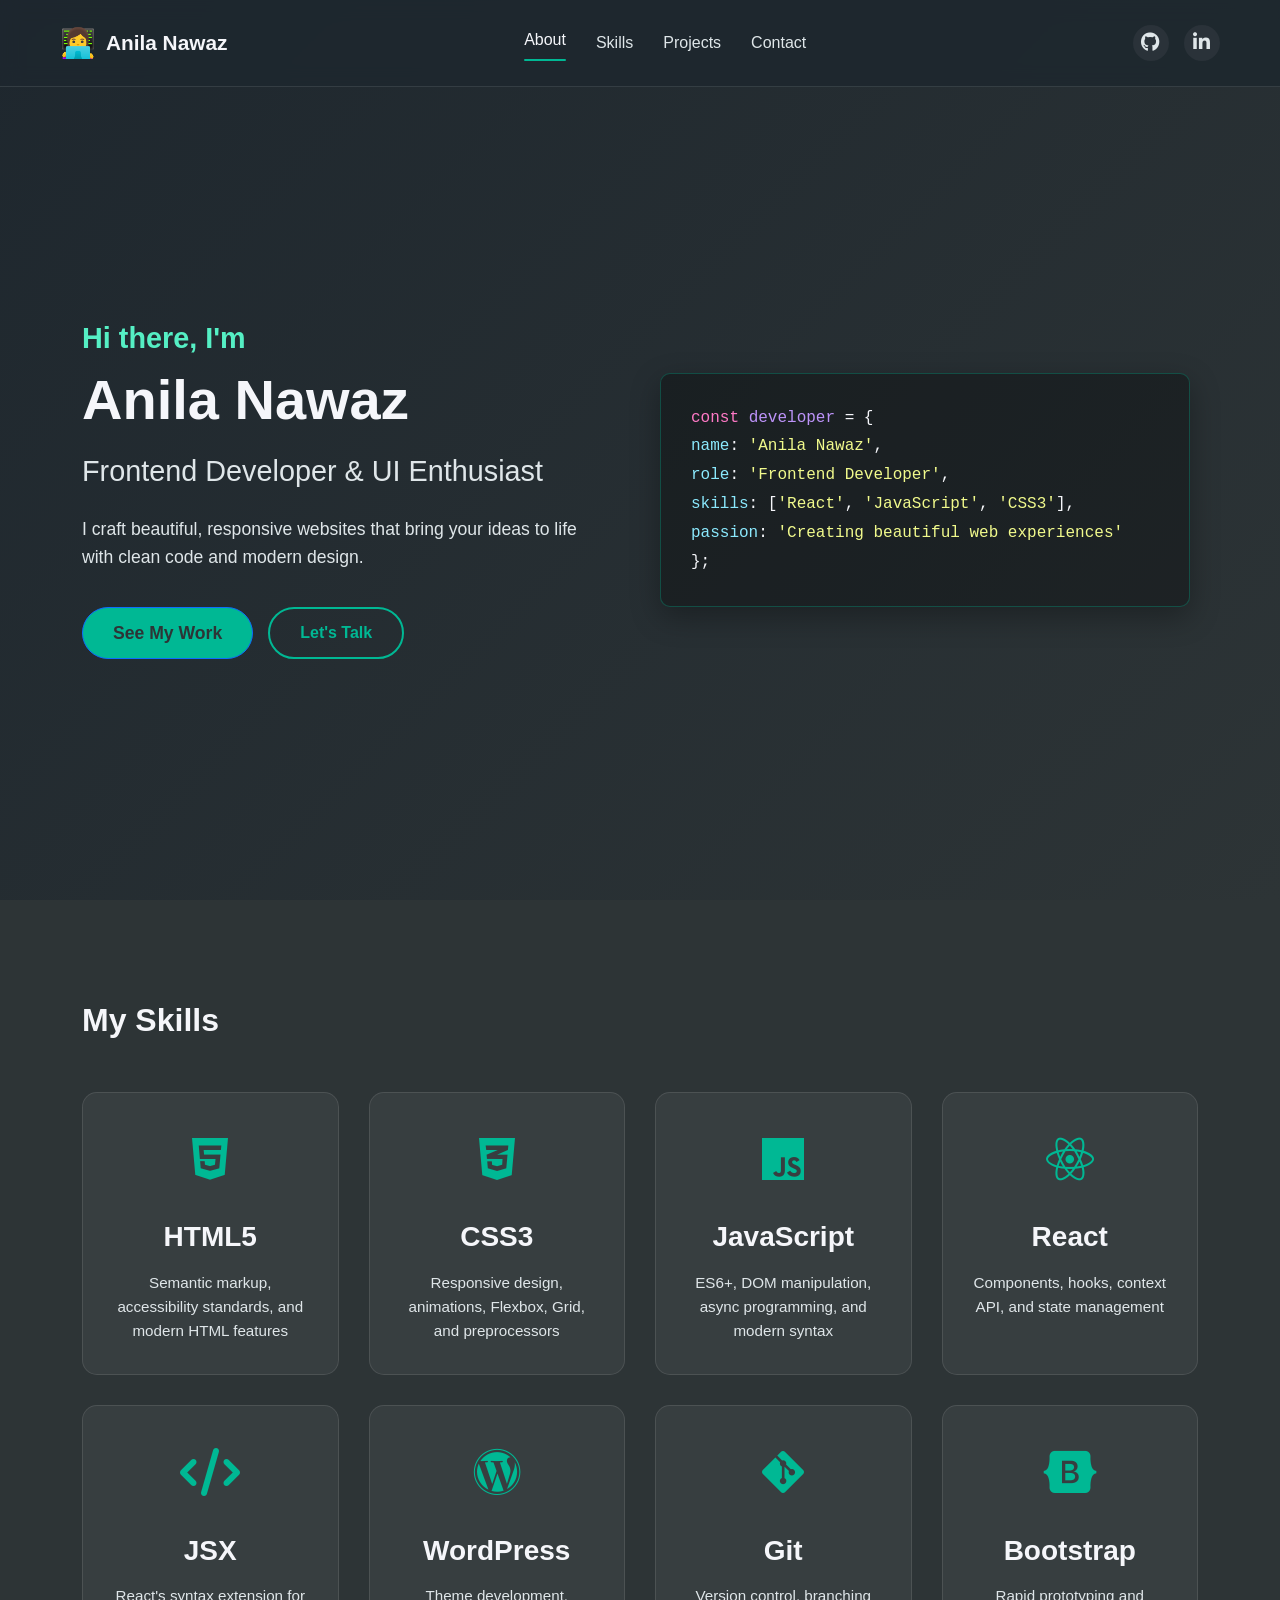
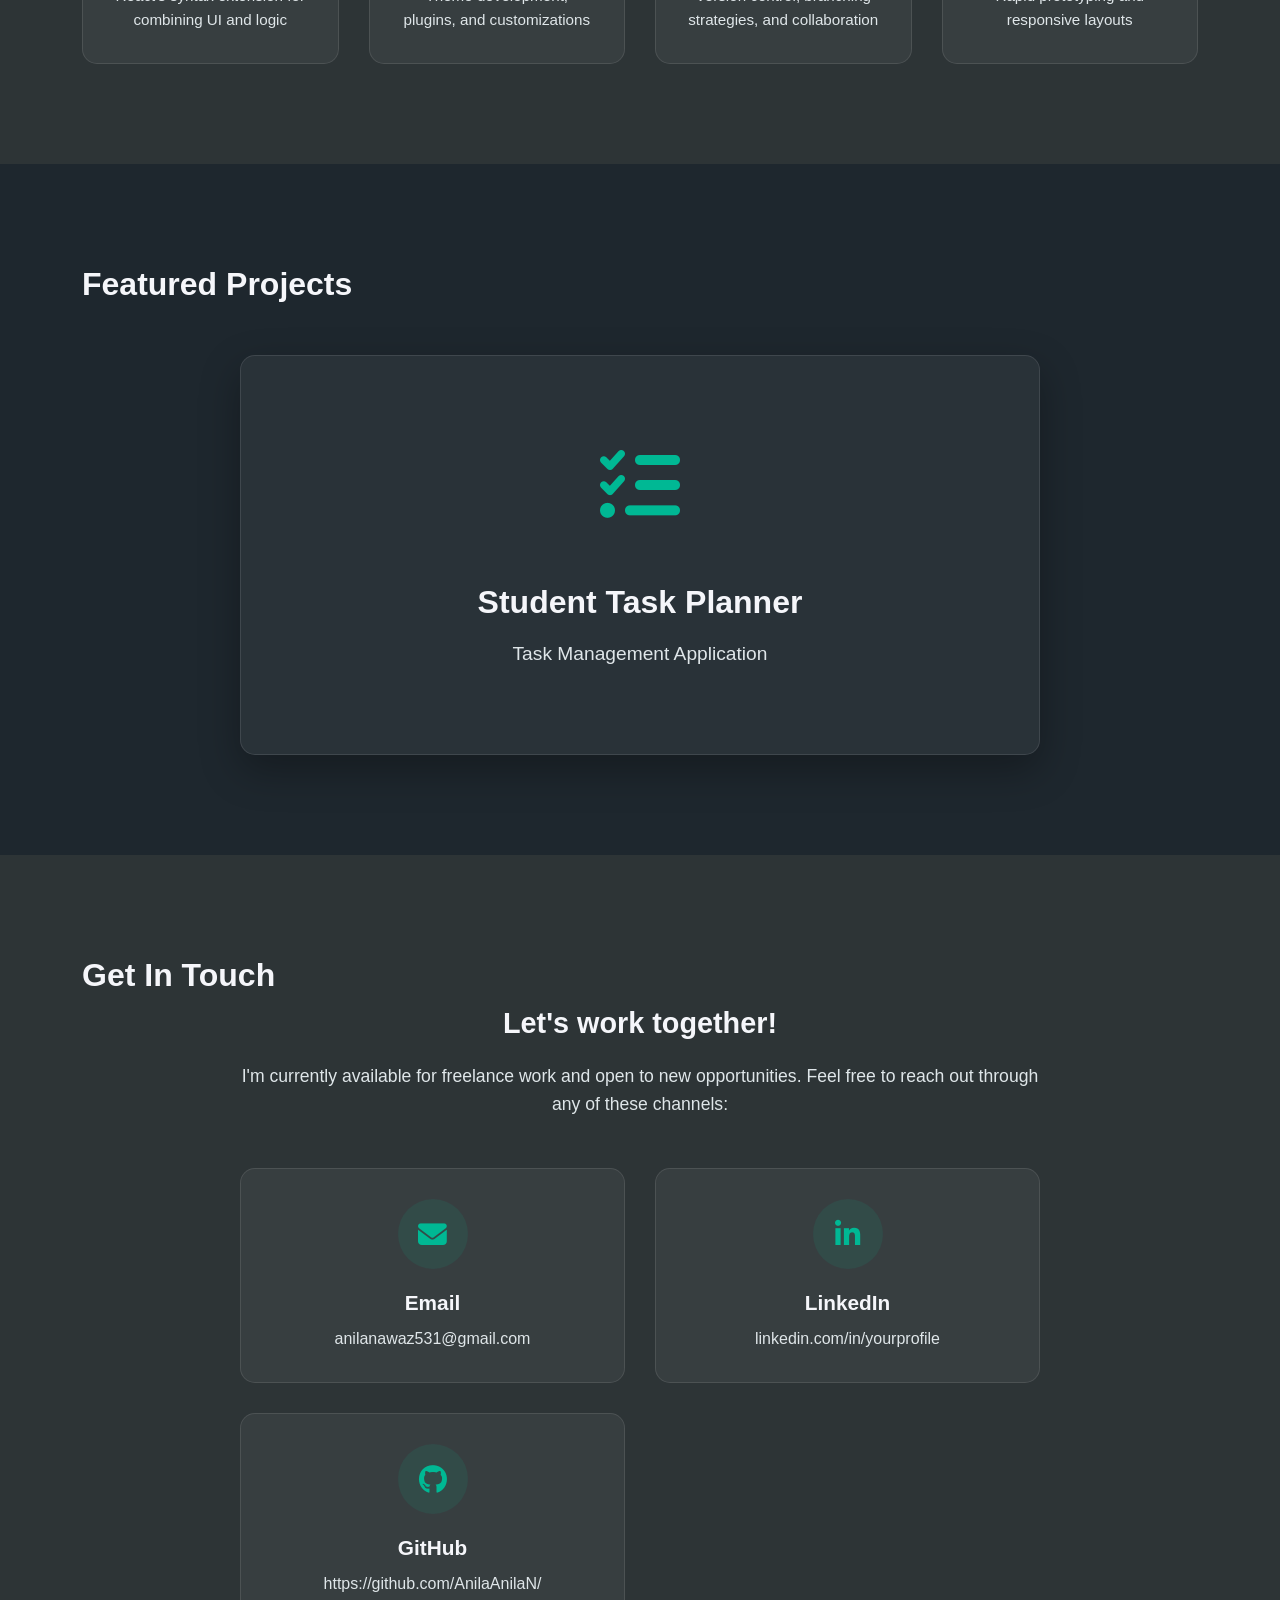
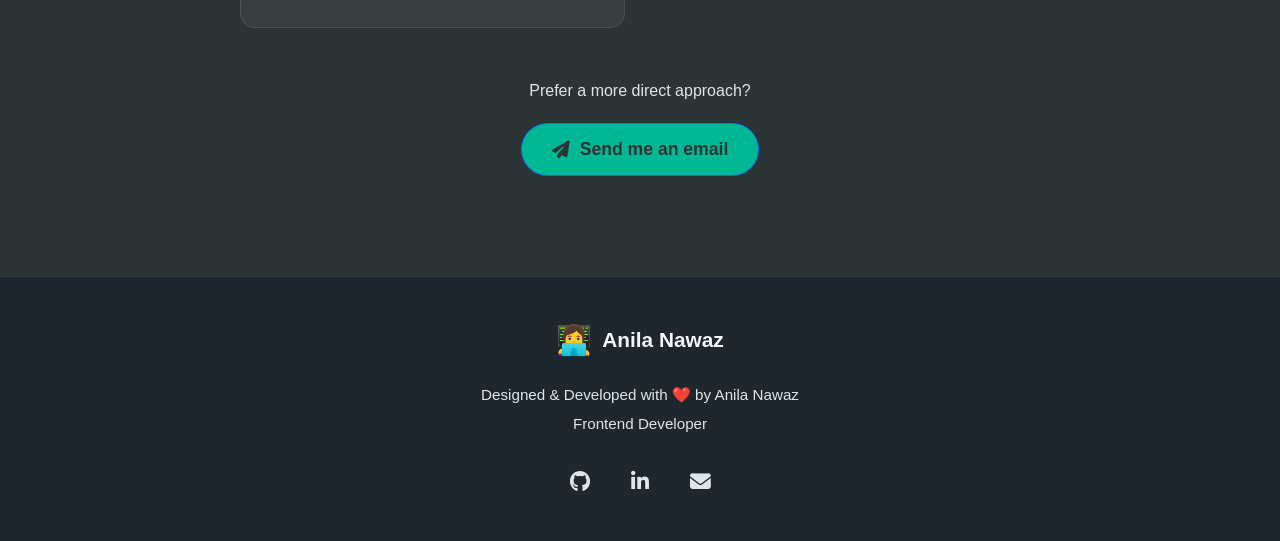
<file: index.html>
<!DOCTYPE html>
<html lang="en">
<head>
    <meta charset="UTF-8">
    <meta name="viewport" content="width=device-width, initial-scale=1.0">
    <title>Anila Nawaz | Frontend Developer</title>
    <!-- Favicon -->
    <link rel="icon" href="data:image/svg+xml,<svg xmlns='http://www.w3.org/2000/svg' viewBox='0 0 100 100'><text y='.9em' font-size='90'>👩‍💻</text></svg>">
    <!-- Bootstrap CSS -->
    <link href="https://cdn.jsdelivr.net/npm/bootstrap@5.3.0-alpha1/dist/css/bootstrap.min.css" rel="stylesheet">
    <!-- Font Awesome -->
    <link rel="stylesheet" href="https://cdnjs.cloudflare.com/ajax/libs/font-awesome/6.4.0/css/all.min.css">
    <!-- Custom CSS -->
    <link rel="stylesheet" href="styles.css">
</head>
<body>
    <!-- Navigation -->
    <!-- Modern Animated Navigation -->
<nav class="glass-navbar">
    <div class="nav-container">
        <!-- Logo/Brand -->
        <div class="nav-brand">
            <span class="nav-logo">👩‍💻</span>
            <span class="nav-name">Anila Nawaz</span>
        </div>
        
        <!-- Navigation Links -->
        <div class="nav-links">
            <a href="#hero" class="nav-link active">
                <span class="link-text">About</span>
                <span class="link-underline"></span>
            </a>
            <a href="#skills" class="nav-link">
                <span class="link-text">Skills</span>
                <span class="link-underline"></span>
            </a>
            <a href="#projects" class="nav-link">
                <span class="link-text">Projects</span>
                <span class="link-underline"></span>
            </a>
            <a href="#contact" class="nav-link">
                <span class="link-text">Contact</span>
                <span class="link-underline"></span>
            </a>
        </div>
        
        <!-- Social Icons -->
        <div class="nav-social">
            <a href="https://github.com/AnilaAnilaN/" class="social-icon" target="_blank" aria-label="GitHub">
                <i class="fab fa-github"></i>
            </a>
            <a href="https://www.linkedin.com/in/anila-nawaz-760871276/" class="social-icon" target="_blank" aria-label="LinkedIn">
                <i class="fab fa-linkedin-in"></i>
            </a>
        </div>
        
        <!-- Mobile Menu Button -->
        <button class="menu-toggle" aria-label="Menu">
            <span class="menu-line"></span>
            <span class="menu-line"></span>
            <span class="menu-line"></span>
        </button>
    </div>
</nav>

    <!-- Hero Section -->
    <section id="hero" class="hero-section">
        <div class="container">
            <div class="row align-items-center">
                <div class="col-lg-6 hero-content">
                    <h1 class="hero-title">
                        <span class="greeting">Hi there, I'm</span>
                        <span class="name">Anila Nawaz</span>
                    </h1>
                    <h2 class="hero-subtitle">Frontend Developer & UI Enthusiast</h2>
                    <p class="hero-text">I craft beautiful, responsive websites that bring your ideas to life with clean code and modern design.</p>
                    <div class="hero-cta">
                        <a href="#projects" class="btn btn-primary">See My Work</a>
                        <a href="#contact" class="btn btn-outline">Let's Talk</a>
                    </div>
                </div>
                <div class="col-lg-6 hero-graphic">
                    <div class="code-animation">
                        <div class="code-line"><span class="code-keyword">const</span> <span class="code-var">developer</span> = {</div>
                        <div class="code-line"><span class="code-property">  name</span>: <span class="code-string">'Anila Nawaz'</span>,</div>
                        <div class="code-line"><span class="code-property">  role</span>: <span class="code-string">'Frontend Developer'</span>,</div>
                        <div class="code-line"><span class="code-property">  skills</span>: [<span class="code-string">'React'</span>, <span class="code-string">'JavaScript'</span>, <span class="code-string">'CSS3'</span>],</div>
                        <div class="code-line"><span class="code-property">  passion</span>: <span class="code-string">'Creating beautiful web experiences'</span></div>
                        <div class="code-line">};</div>
                    </div>
                </div>
            </div>
        </div>
    </section>

    <!-- Skills Section -->
<section id="skills" class="skills-section">
    <div class="container">
        <h2 class="section-title">My Skills</h2>
        <div class="skills-grid">
            <!-- HTML -->
            <div class="skill-card" data-aos="fade-up">
                <div class="skill-icon">
                    <i class="fab fa-html5"></i>
                </div>
                <h3>HTML5</h3>
                <p>Semantic markup, accessibility standards, and modern HTML features</p>
            </div>
            
            <!-- CSS -->
            <div class="skill-card" data-aos="fade-up" data-aos-delay="100">
                <div class="skill-icon">
                    <i class="fab fa-css3-alt"></i>
                </div>
                <h3>CSS3</h3>
                <p>Responsive design, animations, Flexbox, Grid, and preprocessors</p>
            </div>
            
            <!-- JavaScript -->
            <div class="skill-card" data-aos="fade-up" data-aos-delay="200">
                <div class="skill-icon">
                    <i class="fab fa-js"></i>
                </div>
                <h3>JavaScript</h3>
                <p>ES6+, DOM manipulation, async programming, and modern syntax</p>
            </div>
            
            <!-- React -->
            <div class="skill-card" data-aos="fade-up" data-aos-delay="300">
                <div class="skill-icon">
                    <i class="fab fa-react"></i>
                </div>
                <h3>React</h3>
                <p>Components, hooks, context API, and state management</p>
            </div>
            
            <!-- JSX -->
            <div class="skill-card" data-aos="fade-up" data-aos-delay="400">
                <div class="skill-icon">
                    <i class="fas fa-code"></i>
                </div>
                <h3>JSX</h3>
                <p>React's syntax extension for combining UI and logic</p>
            </div>
            
            <!-- WordPress -->
            <div class="skill-card" data-aos="fade-up" data-aos-delay="500">
                <div class="skill-icon">
                    <i class="fab fa-wordpress"></i>
                </div>
                <h3>WordPress</h3>
                <p>Theme development, plugins, and customizations</p>
            </div>
            
            <!-- Git -->
            <div class="skill-card" data-aos="fade-up" data-aos-delay="600">
                <div class="skill-icon">
                    <i class="fab fa-git-alt"></i>
                </div>
                <h3>Git</h3>
                <p>Version control, branching strategies, and collaboration</p>
            </div>
            
            <!-- Bootstrap -->
            <div class="skill-card" data-aos="fade-up" data-aos-delay="700">
                <div class="skill-icon">
                    <i class="fab fa-bootstrap"></i>
                </div>
                <h3>Bootstrap</h3>
                <p>Rapid prototyping and responsive layouts</p>
            </div>
        </div>
    </div>
</section>

    <!-- Projects Section -->
<section id="projects" class="projects-section">
    <div class="container">
        <h2 class="section-title">Featured Projects</h2>
        <div class="projects-container">
            <!-- Student Task Planner -->
            <div class="project-card">
                <div class="project-card-inner">
                    <div class="project-card-front">
                        <div class="project-icon">
                            <i class="fas fa-tasks"></i>
                        </div>
                        <h3>Student Task Planner</h3>
                        <p>Task Management Application</p>
                    </div>
                    <div class="project-card-back">
                        <div class="back-content">
                            <h3>Student Task Planner</h3>
                            <p class="project-description">A comprehensive task management app for students to organize assignments, deadlines, and study schedules with an intuitive interface.</p>
                            <div class="project-links">
                                <a href="https://github.com/AnilaAnilaN/taskPlanner" target="_blank" class="github-link">
                                    <i class="fab fa-github"></i> View Code
                                </a>
                                <a href="https://www.figma.com/design/RO9W21Zos8B4Zr5FjTlcXt/ui?node-id=0-1&p=f&t=a9ebK21EKiubrlGS-0" target="_blank" class="figma-link">
                                    <i class="fab fa-figma"></i> View Design
                                </a>
                            </div>
                            <div class="project-tech">
                                <span>React</span>
                                <span>Node.js</span>
                                <span>MongoDB</span>
                                <span>Express</span>
                                <span>Material UI</span>
                            </div>
                        </div>
                    </div>
                </div>
            </div>
        </div>
    </div>
</section>

    <!-- Contact Section -->
<section id="contact" class="contact-section">
    <div class="container">
        <h2 class="section-title">Get In Touch</h2>
        <div class="contact-content">
            <div class="contact-intro">
                <h3>Let's work together!</h3>
                <p>I'm currently available for freelance work and open to new opportunities. Feel free to reach out through any of these channels:</p>
            </div>
            
            <div class="contact-methods">
                <!-- Email -->
                <div class="contact-card">
                    <div class="contact-icon">
                        <i class="fas fa-envelope"></i>
                    </div>
                    <div class="contact-info">
                        <h4>Email</h4>
                        <a href="mailto:anilanawaz531@gmail.com" class="contact-link">
                            anilanawaz531@gmail.com
                        </a>
                    </div>
                </div>
                
                <!-- LinkedIn -->
                <div class="contact-card">
                    <div class="contact-icon">
                        <i class="fab fa-linkedin-in"></i>
                    </div>
                    <div class="contact-info">
                        <h4>LinkedIn</h4>
                        <a href="https://www.linkedin.com/in/anila-nawaz-760871276/" target="_blank" class="contact-link">
                            linkedin.com/in/yourprofile
                        </a>
                    </div>
                </div>
                
                <!-- GitHub -->
                <div class="contact-card">
                    <div class="contact-icon">
                        <i class="fab fa-github"></i>
                    </div>
                    <div class="contact-info">
                        <h4>GitHub</h4>
                        <a href="https://github.com/AnilaAnilaN/" target="_blank" class="contact-link">
                            https://github.com/AnilaAnilaN/
                        </a>
                    </div>
                </div>
            </div>
            
            <div class="contact-cta">
                <p>Prefer a more direct approach?</p>
                <a href="mailto:anilanawaz531@gmail.com" class="btn btn-primary">
                    <i class="fas fa-paper-plane"></i> Send me an email
                </a>
            </div>
        </div>
    </div>
</section>

    <!-- Footer -->
<footer class="site-footer">
    <div class="container">
        <div class="footer-content">
            <div class="footer-brand">
                <span class="footer-icon">👩‍💻</span>
                <span class="footer-name">Anila Nawaz</span>
            </div>
            <div class="footer-text">
                <p>Designed & Developed with ❤️ by Anila Nawaz</p>
                <p class="footer-role">Frontend Developer</p>
            </div>
            <div class="footer-social">
                <a href="https://github.com/AnilaAnilaN" target="_blank" aria-label="GitHub">
                    <i class="fab fa-github"></i>
                </a>
                <a href="https://www.linkedin.com/in/anila-nawaz-760871276/" target="_blank" aria-label="LinkedIn">
                    <i class="fab fa-linkedin-in"></i>
                </a>
                <a href="mailto:anilanawaz531@gmail.com" aria-label="Email">
                    <i class="fas fa-envelope"></i>
                </a>
            </div>
        </div>
    </div>
</footer>

    <!-- Bootstrap JS -->
    <script src="https://cdn.jsdelivr.net/npm/bootstrap@5.3.0-alpha1/dist/js/bootstrap.bundle.min.js"></script>
    <!-- Custom JS -->
    <script src="script.js"></script>
</body>
</html>
</file>
<file: styles.css>
/* Custom Properties */
:root {
    /* Color Palette */
    --primary: #2d3436;
    --accent: #00b894;
    --accent-light: #55efc4;
    --text-main: #f5f6fa;
    --text-secondary: #dfe6e9;
    --bg-dark: #1e272e;
    --bg-light: #2d3436;
    
    /* Typography */
    --font-heading: 'Poppins', sans-serif;
    --font-body: 'Open Sans', sans-serif;
    
    /* Spacing */
    --section-padding: 100px 0;
    
    /* Transitions */
    --transition: all 0.3s ease;
}

/* Base Styles */
body {
    font-family: var(--font-body);
    color: var(--text-main);
    background-color: var(--bg-dark);
    line-height: 1.6;
    overflow-x: hidden;
}

h1, h2, h3, h4, h5, h6 {
    font-family: var(--font-heading);
    font-weight: 700;
    line-height: 1.3;
}

a {
    text-decoration: none;
    transition: var(--transition);
}

/* Navigation */
/* Modern Animated Navigation */
.glass-navbar {
    position: fixed;
    top: 0;
    left: 0;
    width: 100%;
    padding: 20px 0;
    background: rgba(30, 39, 46, 0.85);
    backdrop-filter: blur(10px);
    -webkit-backdrop-filter: blur(10px);
    border-bottom: 1px solid rgba(255, 255, 255, 0.1);
    z-index: 1000;
    transition: all 0.4s ease;
}

.glass-navbar.scrolled {
    padding: 15px 0;
    background: rgba(13, 17, 23, 0.95);
    box-shadow: 0 5px 20px rgba(0, 0, 0, 0.3);
}

.nav-container {
    display: flex;
    justify-content: space-between;
    align-items: center;
    max-width: 1200px;
    margin: 0 auto;
    padding: 0 20px;
}

.nav-brand {
    display: flex;
    align-items: center;
    gap: 10px;
    font-size: 1.3rem;
    font-weight: 600;
    color: var(--text-main);
    transition: var(--transition);
}

.nav-brand:hover {
    transform: translateX(5px);
}

.nav-logo {
    font-size: 1.8rem;
}

.nav-links {
    display: flex;
    gap: 30px;
}

.nav-link {
    position: relative;
    color: var(--text-secondary);
    font-weight: 500;
    transition: var(--transition);
    display: flex;
    flex-direction: column;
    align-items: center;
}

.link-text {
    position: relative;
    z-index: 1;
    transition: var(--transition);
}

.link-underline {
    position: absolute;
    bottom: -5px;
    left: 0;
    width: 0;
    height: 2px;
    background: var(--accent);
    transition: var(--transition);
    border-radius: 2px;
}

.nav-link:hover .link-text,
.nav-link.active .link-text {
    color: var(--text-main);
    transform: translateY(-3px);
}

.nav-link:hover .link-underline,
.nav-link.active .link-underline {
    width: 100%;
}

.nav-social {
    display: flex;
    gap: 15px;
    margin-left: 30px;
}

.social-icon {
    color: var(--text-secondary);
    font-size: 1.2rem;
    transition: var(--transition);
    display: flex;
    align-items: center;
    justify-content: center;
    width: 36px;
    height: 36px;
    border-radius: 50%;
    background: rgba(255, 255, 255, 0.05);
}

.social-icon:hover {
    color: var(--accent);
    background: rgba(0, 184, 148, 0.1);
    transform: translateY(-3px);
}

/* Mobile Menu Toggle */
.menu-toggle {
    display: none;
    background: none;
    border: none;
    cursor: pointer;
    padding: 10px;
    z-index: 1001;
}

.menu-line {
    display: block;
    width: 25px;
    height: 2px;
    background: var(--text-main);
    margin: 5px 0;
    transition: var(--transition);
}

/* Mobile Navigation */
@media (max-width: 992px) {
    .nav-links {
        position: fixed;
        top: 0;
        right: -100%;
        width: 70%;
        height: 100vh;
        background: var(--bg-dark);
        flex-direction: column;
        align-items: center;
        justify-content: center;
        gap: 40px;
        transition: var(--transition);
        z-index: 1000;
        border-left: 1px solid rgba(255, 255, 255, 0.1);
    }
    
    .nav-links.active {
        right: 0;
    }
    
    .menu-toggle {
        display: block;
    }
    
    .menu-toggle.active .menu-line:nth-child(1) {
        transform: translateY(7px) rotate(45deg);
    }
    
    .menu-toggle.active .menu-line:nth-child(2) {
        opacity: 0;
    }
    
    .menu-toggle.active .menu-line:nth-child(3) {
        transform: translateY(-7px) rotate(-45deg);
    }
    
    .nav-social {
        margin-left: 0;
        margin-right: auto;
        padding-left: 20px;
    }
}

/* Animation for nav links */
@keyframes fadeInRight {
    from {
        opacity: 0;
        transform: translateX(20px);
    }
    to {
        opacity: 1;
        transform: translateX(0);
    }
}

/* Hero Section */
.hero-section {
    padding: 180px 0 100px;
    min-height: 100vh;
    display: flex;
    align-items: center;
    background: linear-gradient(135deg, var(--bg-dark) 0%, var(--bg-light) 100%);
}

.hero-content {
    position: relative;
    z-index: 2;
}

.hero-title {
    font-size: 3.5rem;
    margin-bottom: 20px;
    line-height: 1.2;
}

.greeting {
    display: block;
    font-size: 1.8rem;
    color: var(--accent-light);
    margin-bottom: 10px;
}

.name {
    display: block;
    color: var(--text-main);
    animation: fadeInUp 1s ease;
}

.hero-subtitle {
    font-size: 1.8rem;
    margin-bottom: 25px;
    color: var(--text-secondary);
    font-weight: 400;
    animation: fadeInUp 1s ease 0.2s both;
}

.hero-text {
    font-size: 1.1rem;
    margin-bottom: 35px;
    max-width: 500px;
    color: var(--text-secondary);
    animation: fadeInUp 1s ease 0.4s both;
}

.hero-cta {
    display: flex;
    gap: 15px;
    animation: fadeInUp 1s ease 0.6s both;
}

.btn {
    display: inline-block;
    padding: 12px 30px;
    border-radius: 30px;
    font-weight: 600;
    transition: var(--transition);
    text-align: center;
}

.btn-primary {
    background: var(--accent);
    color: var(--primary);
}

.btn-primary:hover {
    transform: translateY(-3px);
    box-shadow: 0 10px 25px rgba(0, 184, 148, 0.4);
}

.btn-outline {
    background: transparent;
    border: 2px solid var(--accent);
    color: var(--accent);
}

.btn-outline:hover {
    background: rgba(0, 184, 148, 0.1);
    color: var(--accent-light);
    transform: translateY(-3px);
}

.hero-graphic {
    position: relative;
    padding: 20px;
}

.code-animation {
    background: rgba(0, 0, 0, 0.3);
    border-radius: 10px;
    padding: 30px;
    font-family: 'Courier New', monospace;
    border: 1px solid rgba(0, 184, 148, 0.3);
    box-shadow: 0 10px 30px rgba(0, 0, 0, 0.3);
    text-align: left;
    font-size: 1rem;
    line-height: 1.8;
    animation: fadeIn 1s ease 0.8s both;
}

.code-line {
    display: block;
    opacity: 0;
    animation: fadeInUp 0.5s ease forwards;
}

.code-line:nth-child(1) { animation-delay: 1s; }
.code-line:nth-child(2) { animation-delay: 1.2s; }
.code-line:nth-child(3) { animation-delay: 1.4s; }
.code-line:nth-child(4) { animation-delay: 1.6s; }
.code-line:nth-child(5) { animation-delay: 1.8s; }
.code-line:nth-child(6) { animation-delay: 2s; }

.code-keyword {
    color: #ff79c6;
}

.code-var {
    color: #bd93f9;
}

.code-property {
    color: #8be9fd;
}

.code-string {
    color: #f1fa8c;
}

/* Skills Section */
.skills-section {
    padding: 100px 0;
    background-color: var(--bg-light);
}

.skills-grid {
    display: grid;
    grid-template-columns: repeat(auto-fit, minmax(250px, 1fr));
    gap: 30px;
    margin-top: 50px;
}

.skill-card {
    background: rgba(255, 255, 255, 0.05);
    border-radius: 15px;
    padding: 30px;
    text-align: center;
    transition: var(--transition);
    border: 1px solid rgba(255, 255, 255, 0.1);
}

.skill-card:hover {
    transform: translateY(-10px);
    background: rgba(0, 184, 148, 0.1);
    border-color: var(--accent);
    box-shadow: 0 15px 30px rgba(0, 0, 0, 0.2);
}

.skill-icon {
    font-size: 3rem;
    margin-bottom: 20px;
    color: var(--accent);
    transition: var(--transition);
}

.skill-card:hover .skill-icon {
    transform: scale(1.1);
}

.skill-card h3 {
    margin-bottom: 15px;
    color: var(--text-main);
}

.skill-card p {
    font-size: 0.95rem;
    color: var(--text-secondary);
    margin-bottom: 0;
}

/* Responsive adjustments */
@media (max-width: 768px) {
    .skills-grid {
        grid-template-columns: repeat(auto-fit, minmax(200px, 1fr));
        gap: 20px;
    }
}

@media (max-width: 576px) {
    .skills-grid {
        grid-template-columns: 1fr;
    }
}

/* Projects Section */
.projects-section {
    padding: 100px 0;
    background-color: var(--bg-dark);
}

.projects-container {
    display: flex;
    justify-content: center;
    margin-top: 50px;
}

.project-card {
    perspective: 1000px;
    width: 100%;
    max-width: 800px; /* Wider container */
    height: 400px; /* Slightly taller */
}

.project-card-inner {
    position: relative;
    width: 100%;
    height: 100%;
    transition: transform 0.8s;
    transform-style: preserve-3d;
    border-radius: 15px;
    box-shadow: 0 15px 40px rgba(0, 0, 0, 0.3);
}

.project-card:hover .project-card-inner {
    transform: rotateY(180deg);
}

.project-card-front,
.project-card-back {
    position: absolute;
    width: 100%;
    height: 100%;
    backface-visibility: hidden;
    display: flex;
    flex-direction: column;
    align-items: center;
    justify-content: center;
    border-radius: 15px;
    background: rgba(255, 255, 255, 0.05);
    border: 1px solid rgba(255, 255, 255, 0.1);
    padding: 40px;
}

.project-card-front {
    color: var(--text-main);
}

.project-card-back {
    color: var(--text-main);
    transform: rotateY(180deg);
    background: rgba(30, 39, 46, 0.95);
    border-color: var(--accent);
    justify-content: flex-start;
}

.back-content {
    width: 100%;
    height: 100%;
    display: flex;
    flex-direction: column;
}

.project-icon {
    font-size: 5rem;
    color: var(--accent);
    margin-bottom: 30px;
    transition: all 0.3s ease;
}

.project-card-front h3 {
    font-size: 2rem;
    margin-bottom: 15px;
}

.project-card-front p {
    color: var(--text-secondary);
    font-size: 1.2rem;
}

.project-card-back h3 {
    font-size: 1.8rem;
    margin-bottom: 20px;
    text-align: center;
}

.project-description {
    color: var(--text-secondary);
    font-size: 1.1rem;
    line-height: 1.6;
    margin-bottom: 30px;
    flex-grow: 1;
}

.project-links {
    display: flex;
    justify-content: center;
    gap: 25px;
    margin: 20px 0;
}

.github-link, .figma-link {
    padding: 12px 25px;
    border-radius: 30px;
    font-weight: 500;
    font-size: 1.1rem;
    display: flex;
    align-items: center;
    gap: 10px;
    transition: all 0.3s ease;
}

.github-link {
    background: rgba(0, 0, 0, 0.7);
    color: white;
}

.github-link:hover {
    background: #333;
    transform: translateY(-3px);
    box-shadow: 0 5px 15px rgba(0, 0, 0, 0.3);
}

.figma-link {
    background: rgba(255, 255, 255, 0.1);
    color: var(--text-main);
    border: 1px solid rgba(255, 255, 255, 0.2);
}

.figma-link:hover {
    background: rgba(255, 255, 255, 0.2);
    transform: translateY(-3px);
    box-shadow: 0 5px 15px rgba(0, 0, 0, 0.2);
}

.project-tech {
    display: flex;
    flex-wrap: wrap;
    justify-content: center;
    gap: 15px;
    margin-top: auto;
}

.project-tech span {
    background: rgba(0, 184, 148, 0.2);
    color: var(--accent-light);
    padding: 8px 20px;
    border-radius: 20px;
    font-size: 0.9rem;
    border: 1px solid rgba(0, 184, 148, 0.3);
}

/* Responsive adjustments */
@media (max-width: 992px) {
    .project-card {
        max-width: 700px;
        height: 380px;
    }
}

@media (max-width: 768px) {
    .project-card {
        max-width: 100%;
        height: 350px;
    }
    
    .project-card-front,
    .project-card-back {
        padding: 30px;
    }
    
    .project-icon {
        font-size: 4rem;
    }
    
    .project-card-front h3 {
        font-size: 1.8rem;
    }
    
    .project-card-back h3 {
        font-size: 1.6rem;
    }
    
    .project-links {
        flex-direction: column;
        gap: 15px;
    }
}

@media (max-width: 576px) {
    .project-card {
        height: 500px;
    }
    
    .project-tech {
        gap: 10px;
    }
    
    .project-tech span {
        padding: 6px 15px;
    }
}

/* Contact Section */
.contact-section {
    padding: 100px 0;
    background-color: var(--bg-light);
}

.contact-content {
    max-width: 800px;
    margin: 0 auto;
    text-align: center;
}

.contact-intro {
    margin-bottom: 50px;
}

.contact-intro h3 {
    font-size: 1.8rem;
    margin-bottom: 20px;
    color: var(--text-main);
}

.contact-intro p {
    font-size: 1.1rem;
    color: var(--text-secondary);
}

.contact-methods {
    display: grid;
    grid-template-columns: repeat(auto-fit, minmax(250px, 1fr));
    gap: 30px;
    margin-bottom: 50px;
}

.contact-card {
    background: rgba(255, 255, 255, 0.05);
    border-radius: 15px;
    padding: 30px;
    transition: var(--transition);
    border: 1px solid rgba(255, 255, 255, 0.1);
    display: flex;
    flex-direction: column;
    align-items: center;
    text-align: center;
}

.contact-card:hover {
    transform: translateY(-5px);
    box-shadow: 0 10px 30px rgba(0, 0, 0, 0.2);
    border-color: var(--accent);
}

.contact-icon {
    width: 70px;
    height: 70px;
    background: rgba(0, 184, 148, 0.1);
    border-radius: 50%;
    display: flex;
    align-items: center;
    justify-content: center;
    margin-bottom: 20px;
    font-size: 1.8rem;
    color: var(--accent);
}

.contact-info h4 {
    font-size: 1.3rem;
    margin-bottom: 10px;
    color: var(--text-main);
}

.contact-link {
    color: var(--text-secondary);
    transition: var(--transition);
    word-break: break-all;
}

.contact-link:hover {
    color: var(--accent-light);
}

.contact-cta {
    margin-top: 50px;
}

.contact-cta p {
    margin-bottom: 20px;
    color: var(--text-secondary);
}

.btn.btn-primary {
    display: inline-flex;
    align-items: center;
    gap: 10px;
    padding: 12px 30px;
    font-size: 1.1rem;
}

/* Responsive adjustments */
@media (max-width: 768px) {
    .contact-methods {
        grid-template-columns: 1fr;
    }
    
    .contact-card {
        padding: 25px;
    }
}

/* Footer */
.site-footer {
    background-color: var(--bg-dark);
    padding: 40px 0;
    border-top: 1px solid rgba(255, 255, 255, 0.1);
}

.footer-content {
    display: flex;
    flex-direction: column;
    align-items: center;
    text-align: center;
    gap: 20px;
}

.footer-brand {
    display: flex;
    align-items: center;
    gap: 10px;
}

.footer-icon {
    font-size: 1.8rem;
}

.footer-name {
    font-size: 1.3rem;
    font-weight: 600;
    color: var(--text-main);
}

.footer-text p {
    color: var(--text-secondary);
    margin-bottom: 5px;
    font-size: 0.95rem;
}

.footer-role {
    color: var(--accent-light);
    font-size: 0.9rem;
}

.footer-social {
    display: flex;
    gap: 20px;
}

.footer-social a {
    color: var(--text-secondary);
    font-size: 1.3rem;
    transition: var(--transition);
    width: 40px;
    height: 40px;
    display: flex;
    align-items: center;
    justify-content: center;
    border-radius: 50%;
}

.footer-social a:hover {
    color: var(--accent);
    transform: translateY(-3px);
}

/* Responsive adjustments */
@media (max-width: 768px) {
    .footer-content {
        gap: 15px;
    }
    
    .footer-name {
        font-size: 1.1rem;
    }
    
    .footer-text p {
        font-size: 0.9rem;
    }
    
    .footer-social {
        gap: 15px;
    }
    
    .footer-social a {
        font-size: 1.2rem;
    }
}

/* Animations */
@keyframes fadeIn {
    from { opacity: 0; }
    to { opacity: 1; }
}

@keyframes fadeInUp {
    from { 
        opacity: 0;
        transform: translateY(20px);
    }
    to { 
        opacity: 1;
        transform: translateY(0);
    }
}

/* Responsive Design */
@media (max-width: 992px) {
    .hero-title {
        font-size: 2.8rem;
    }
    
    .hero-subtitle {
        font-size: 1.5rem;
    }
}

@media (max-width: 768px) {
    .hero-section {
        padding: 150px 0 80px;
        text-align: center;
    }
    
    .hero-title {
        font-size: 2.3rem;
    }
    
    .hero-subtitle {
        font-size: 1.3rem;
    }
    
    .hero-text {
        margin: 0 auto 30px;
    }
    
    .hero-cta {
        justify-content: center;
    }
    
    .code-animation {
        margin-top: 50px;
    }
}

@media (max-width: 576px) {
    .hero-title {
        font-size: 2rem;
    }
    
    .greeting {
        font-size: 1.5rem;
    }
    
    .hero-subtitle {
        font-size: 1.1rem;
    }
    
    .hero-cta {
        flex-direction: column;
        gap: 15px;
    }
    
    .btn {
        width: 100%;
    }
}
</file>
